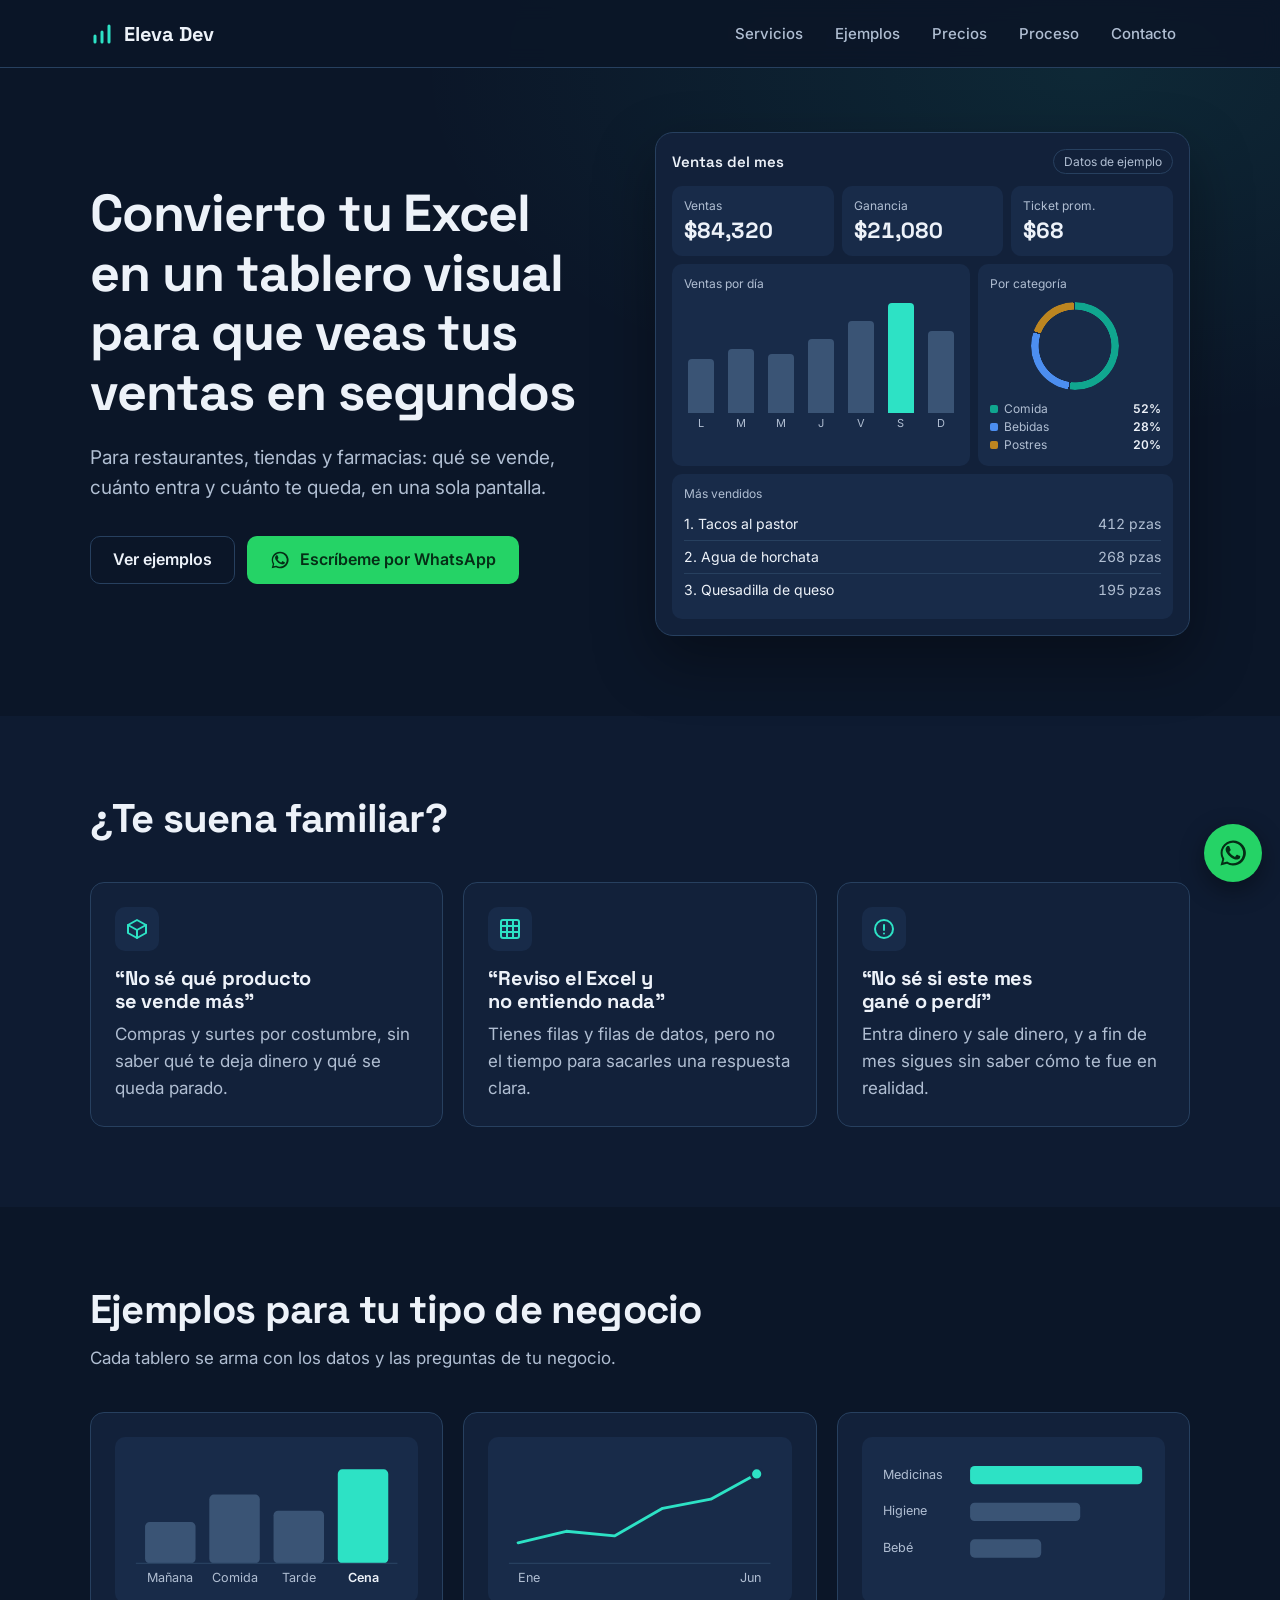
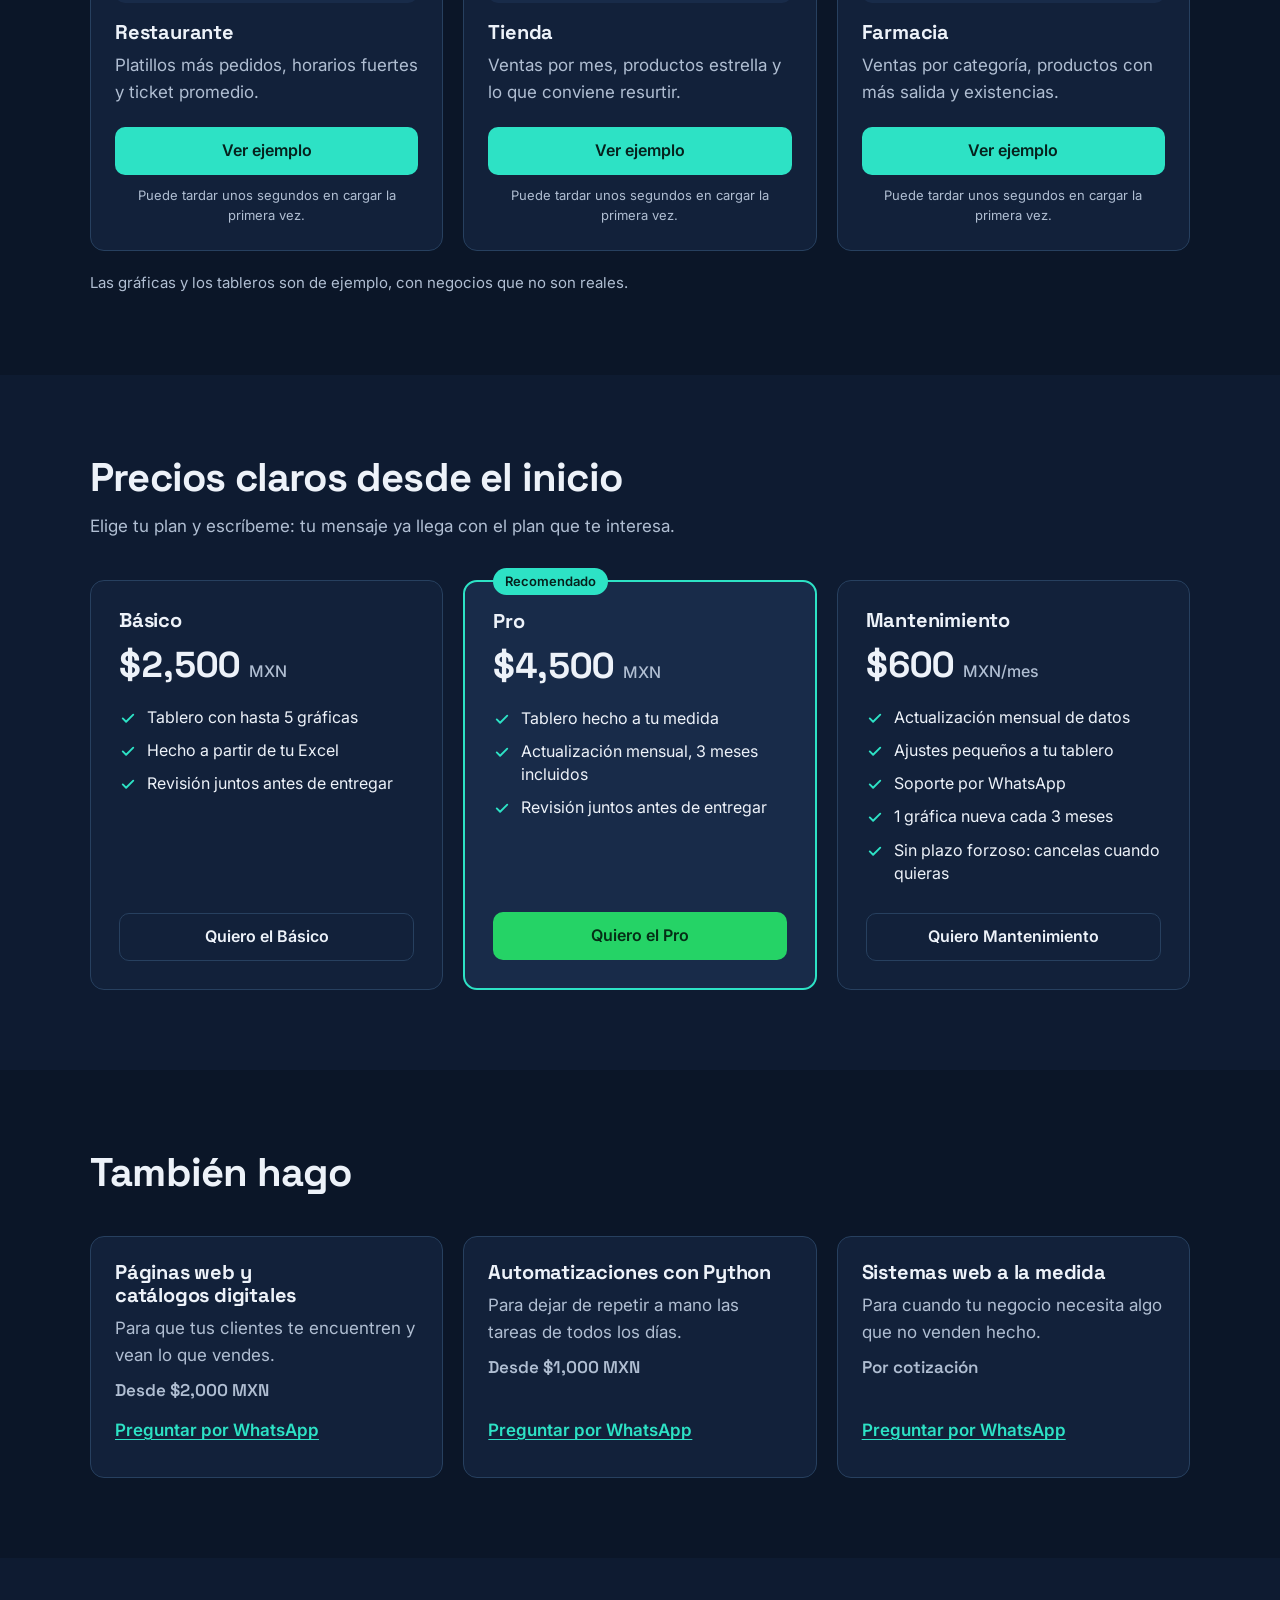
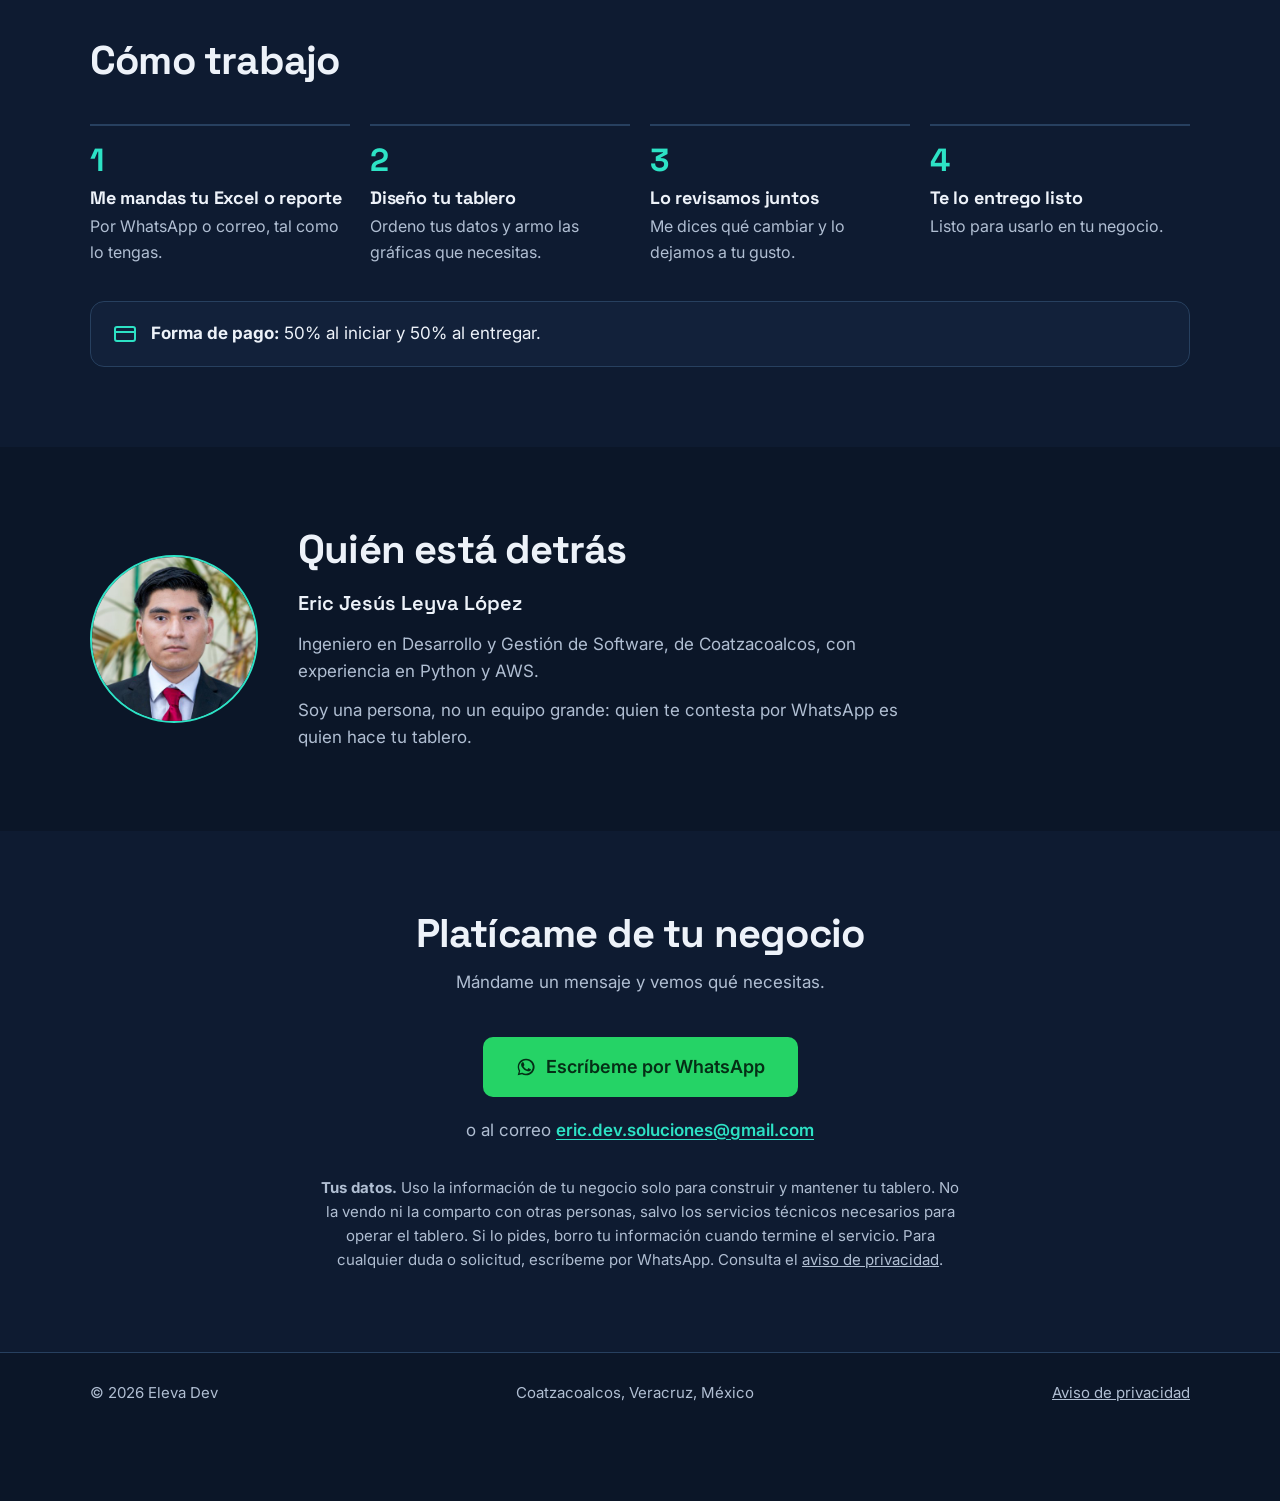
<file: index.html>
<!DOCTYPE html>
<html lang="es-MX">
<head>
  <meta charset="UTF-8">
  <meta name="viewport" content="width=device-width, initial-scale=1">

  <!-- =====================================================================
       SEO Y VISTA PREVIA AL COMPARTIR (WhatsApp y Facebook)
       Qué puedes modificar: el texto de title, description y og:*.
       Nota: estas etiquetas no se leen desde CONFIG, porque WhatsApp y
       Facebook no ejecutan JavaScript. Si cambias el nombre del estudio,
       cámbialo también aquí.
       ===================================================================== -->
  <title>Eleva Dev | Dashboards de ventas para negocios en Coatzacoalcos</title>
  <meta name="description" content="Convierto tu Excel en un tablero visual para que veas tus ventas en segundos. Dashboards para restaurantes, tiendas y farmacias en Coatzacoalcos, Veracruz.">
  <meta name="author" content="Eric Jesús Leyva López">
  <meta name="theme-color" content="#0B1628">
  <meta property="og:type" content="website">
  <meta property="og:locale" content="es_MX">
  <meta property="og:site_name" content="Eleva Dev">
  <!-- og:url y og:image deben ser direcciones completas. Si tu usuario de GitHub
       no es ericsitodes, cambia ericsitodes.github.io en las dos líneas. -->
  <meta property="og:url" content="https://ericsitodes.github.io/">
  <meta property="og:title" content="Eleva Dev | Dashboards de ventas para negocios en Coatzacoalcos">
  <meta property="og:description" content="Convierto tu Excel en un tablero visual. Dashboards para restaurantes, tiendas y farmacias en Coatzacoalcos, con precios claros desde el inicio.">

  <meta property="og:image" content="https://ericsitodes.github.io/assets/og-image.png">
  <meta property="og:image:type" content="image/png">
  <meta property="og:image:width" content="1200">
  <meta property="og:image:height" content="630">
  <meta property="og:image:alt" content="Eleva Dev: dashboards de ventas para negocios en Coatzacoalcos">

  <!-- Ícono de la pestaña, dibujado aquí mismo para no depender de otro archivo -->
  <link rel="icon" href="data:image/svg+xml,%3Csvg xmlns='http://www.w3.org/2000/svg' viewBox='0 0 32 32'%3E%3Crect width='32' height='32' rx='8' fill='%230B1628'/%3E%3Cpath d='M8 23V16M16 23V11M24 23V7' stroke='%232DE2C5' stroke-width='4' stroke-linecap='round'/%3E%3C/svg%3E">

  <!-- Tipografías: Space Grotesk para títulos e Inter para el texto -->
  <link rel="preconnect" href="https://fonts.googleapis.com">
  <link rel="preconnect" href="https://fonts.gstatic.com" crossorigin>
  <link href="https://fonts.googleapis.com/css2?family=Inter:wght@400;500;600&family=Space+Grotesk:wght@500;600;700&display=swap" rel="stylesheet">

  <!-- Avisa al CSS que hay JavaScript. Sin él, todo se muestra sin animación. -->
  <script>document.documentElement.classList.add('js');</script>

  <!-- Estilos: colores, tipografía y diseño de toda la página -->
  <link rel="stylesheet" href="css/styles.css">
</head>

<body>
  <a class="skip-link" href="#contenido">Saltar al contenido</a>

  <!-- =====================================================================
       1. MENÚ SUPERIOR
       Qué puedes modificar: el texto de los enlaces. Cada href debe coincidir
       con el id de la sección a la que lleva.
       ===================================================================== -->
  <header class="site-header">
    <div class="container">
      <a class="logo" href="#inicio">
        <svg viewBox="0 0 24 24" fill="none" stroke="currentColor" stroke-width="3" stroke-linecap="round" aria-hidden="true"><path d="M5 20v-6M12 20V10M19 20V4"/></svg>
        <span data-config="estudio">Eleva Dev</span>
      </a>

      <button class="menu-toggle" type="button" aria-label="Abrir menú" aria-expanded="false" aria-controls="menu-principal">
        <svg class="icon-open" viewBox="0 0 24 24" fill="none" stroke="currentColor" stroke-width="2" stroke-linecap="round" aria-hidden="true"><path d="M3 6h18M3 12h18M3 18h18"/></svg>
        <svg class="icon-close" viewBox="0 0 24 24" fill="none" stroke="currentColor" stroke-width="2" stroke-linecap="round" aria-hidden="true"><path d="M5 5l14 14M19 5L5 19"/></svg>
      </button>

      <nav class="site-nav" id="menu-principal" aria-label="Menú principal">
        <ul class="nav-list">
          <li><a href="#servicios">Servicios</a></li>
          <li><a href="#ejemplos">Ejemplos</a></li>
          <li><a href="#precios">Precios</a></li>
          <li><a href="#proceso">Proceso</a></li>
          <li><a href="#contacto">Contacto</a></li>
        </ul>
      </nav>
    </div>
  </header>

  <main id="contenido">

    <!-- ===================================================================
         2. HERO (primera pantalla)
         Qué puedes modificar: la frase, el subtítulo y los datos de la
         maqueta. Para cambiar una barra, edita --h (su altura en %).
         =================================================================== -->
    <section class="hero" id="inicio">
      <div class="container hero-grid">
        <div>
          <h1>Convierto tu Excel en un tablero visual para que veas tus ventas en segundos</h1>
          <p class="hero-lead">Para restaurantes, tiendas y farmacias: qué se vende, cuánto entra y cuánto te queda, en una sola pantalla.</p>
          <div class="hero-actions">
            <a class="btn btn--ghost" href="#ejemplos">Ver ejemplos</a>
            <a class="btn btn--whatsapp" href="#contacto" data-whatsapp>
              <svg viewBox="0 0 24 24" fill="currentColor" aria-hidden="true"><use href="#icon-whatsapp"/></svg>
              Escríbeme por WhatsApp
            </a>
          </div>
        </div>

        <div class="mock reveal" role="img" aria-label="Ejemplo de tablero de ventas de un restaurante que no es real: ventas del mes de 84,320 pesos, ganancia de 21,080 pesos y ticket promedio de 68 pesos. El sábado es el día con más ventas y los tacos al pastor son el producto más vendido.">
          <div class="mock-top">
            <span class="mock-title">Ventas del mes</span>
            <span class="mock-tag">Datos de ejemplo</span>
          </div>

          <div class="kpis">
            <div class="kpi"><div class="kpi-label">Ventas</div><div class="kpi-value">$84,320</div></div>
            <div class="kpi"><div class="kpi-label">Ganancia</div><div class="kpi-value">$21,080</div></div>
            <div class="kpi"><div class="kpi-label">Ticket prom.</div><div class="kpi-value">$68</div></div>
          </div>

          <div class="panels">
            <div class="panel panel--bars">
              <div class="panel-title">Ventas por día</div>
              <div class="bars">
                <div class="bar-col"><div class="bar" style="--h:42%"></div><span>L</span></div>
                <div class="bar-col"><div class="bar" style="--h:50%"></div><span>M</span></div>
                <div class="bar-col"><div class="bar" style="--h:46%"></div><span>M</span></div>
                <div class="bar-col"><div class="bar" style="--h:58%"></div><span>J</span></div>
                <div class="bar-col"><div class="bar" style="--h:72%"></div><span>V</span></div>
                <div class="bar-col"><div class="bar bar--top" style="--h:86%"></div><span>S</span></div>
                <div class="bar-col"><div class="bar" style="--h:64%"></div><span>D</span></div>
              </div>
            </div>

            <div class="panel panel--donut">
              <div class="panel-title">Por categoría</div>
              <div class="donut-wrap">
                <div class="donut"></div>
                <ul class="legend">
                  <li><i class="dot dot--1"></i>Comida<b>52%</b></li>
                  <li><i class="dot dot--2"></i>Bebidas<b>28%</b></li>
                  <li><i class="dot dot--3"></i>Postres<b>20%</b></li>
                </ul>
              </div>
            </div>

            <div class="panel panel--list">
              <div class="panel-title">Más vendidos</div>
              <ol class="top-list">
                <li><span>1. Tacos al pastor</span><span>412 pzas</span></li>
                <li><span>2. Agua de horchata</span><span>268 pzas</span></li>
                <li><span>3. Quesadilla de queso</span><span>195 pzas</span></li>
              </ol>
            </div>
          </div>
        </div>
      </div>
    </section>

    <!-- ===================================================================
         3. EL PROBLEMA
         Qué puedes modificar: el título y el texto de cada tarjeta.
         =================================================================== -->
    <section class="section section--alt" aria-labelledby="titulo-problema">
      <div class="container">
        <div class="section-head reveal">
          <h2 id="titulo-problema">¿Te suena familiar?</h2>
        </div>
        <div class="grid-3">
          <article class="card reveal">
            <svg class="problem-icon" viewBox="0 0 24 24" fill="none" stroke="currentColor" stroke-width="2" stroke-linecap="round" stroke-linejoin="round" aria-hidden="true"><path d="M21 8l-9-5-9 5v8l9 5 9-5V8z"/><path d="M3 8l9 5 9-5M12 13v8"/></svg>
            <h3>“No sé qué producto se vende más”</h3>
            <p>Compras y surtes por costumbre, sin saber qué te deja dinero y qué se queda parado.</p>
          </article>
          <article class="card reveal">
            <svg class="problem-icon" viewBox="0 0 24 24" fill="none" stroke="currentColor" stroke-width="2" stroke-linecap="round" stroke-linejoin="round" aria-hidden="true"><rect x="3" y="3" width="18" height="18" rx="2"/><path d="M3 9h18M3 15h18M9 3v18M15 3v18"/></svg>
            <h3>“Reviso el Excel y no entiendo nada”</h3>
            <p>Tienes filas y filas de datos, pero no el tiempo para sacarles una respuesta clara.</p>
          </article>
          <article class="card reveal">
            <svg class="problem-icon" viewBox="0 0 24 24" fill="none" stroke="currentColor" stroke-width="2" stroke-linecap="round" stroke-linejoin="round" aria-hidden="true"><circle cx="12" cy="12" r="9"/><path d="M12 8v5M12 16.5v.01"/></svg>
            <h3>“No sé si este mes gané o perdí”</h3>
            <p>Entra dinero y sale dinero, y a fin de mes sigues sin saber cómo te fue en realidad.</p>
          </article>
        </div>
      </div>
    </section>

    <!-- ===================================================================
         4. EJEMPLOS (portafolio)
         Qué puedes modificar: el texto y el link de cada demo.
         En cada botón "Ver ejemplo" cambia href="#" por el link de Streamlit.
         =================================================================== -->
    <section class="section" id="ejemplos" aria-labelledby="titulo-ejemplos">
      <div class="container">
        <div class="section-head reveal">
          <h2 id="titulo-ejemplos">Ejemplos para tu tipo de negocio</h2>
          <p>Cada tablero se arma con los datos y las preguntas de tu negocio.</p>
        </div>

        <div class="grid-3">
          <article class="card demo-card reveal">
            <div class="demo-chart">
              <svg viewBox="0 0 240 120" role="img" aria-labelledby="demo-r">
                <title id="demo-r">Gráfica ilustrativa de barras: ventas por horario, con la cena como el horario más fuerte.</title>
                <rect class="v-bar fill-muted" x="14" y="62" width="44" height="36" rx="4"/>
                <rect class="v-bar fill-muted" x="70" y="38" width="44" height="60" rx="4"/>
                <rect class="v-bar fill-muted" x="126" y="52" width="44" height="46" rx="4"/>
                <rect class="v-bar fill-accent" x="182" y="16" width="44" height="82" rx="4"/>
                <line class="baseline" x1="6" y1="98" x2="234" y2="98"/>
                <text x="36" y="114" text-anchor="middle">Mañana</text>
                <text x="92" y="114" text-anchor="middle">Comida</text>
                <text x="148" y="114" text-anchor="middle">Tarde</text>
                <text class="label-strong" x="204" y="114" text-anchor="middle">Cena</text>
              </svg>
            </div>
            <h3>Restaurante</h3>
            <p>Platillos más pedidos, horarios fuertes y ticket promedio.</p>
            <!-- Link de Streamlit del restaurante -->
            <a class="btn btn--primary" href="https://palapa-demo.streamlit.app/" target="_blank" rel="noopener" aria-label="Ver ejemplo del tablero para restaurante">Ver ejemplo</a>
            <p class="demo-note">Puede tardar unos segundos en cargar la primera vez.</p>
          </article>

          <article class="card demo-card reveal">
            <div class="demo-chart">
              <svg viewBox="0 0 240 120" role="img" aria-labelledby="demo-t">
                <title id="demo-t">Gráfica ilustrativa de línea: ventas de la tienda subiendo a lo largo de seis meses.</title>
                <line class="baseline" x1="6" y1="98" x2="234" y2="98"/>
                <path class="line" pathLength="1" d="M14 80 L56 70 L98 74 L140 50 L182 42 L222 20"/>
                <circle class="point" cx="222" cy="20" r="5"/>
                <text x="14" y="114">Ene</text>
                <text x="226" y="114" text-anchor="end">Jun</text>
              </svg>
            </div>
            <h3>Tienda</h3>
            <p>Ventas por mes, productos estrella y lo que conviene resurtir.</p>
            <a class="btn btn--primary" href="https://demo-tienda.streamlit.app/" target="_blank" rel="noopener" aria-label="Ver ejemplo del tablero para tienda">Ver ejemplo</a>
            <p class="demo-note">Puede tardar unos segundos en cargar la primera vez.</p>
          </article>

          <article class="card demo-card reveal">
            <div class="demo-chart">
              <svg viewBox="0 0 240 120" role="img" aria-labelledby="demo-f">
                <title id="demo-f">Gráfica ilustrativa de barras horizontales: ventas por categoría de farmacia, encabezadas por medicamentos.</title>
                <text x="6" y="24">Medicinas</text>
                <rect class="h-bar fill-accent" x="82" y="13" width="150" height="16" rx="4"/>
                <text x="6" y="56">Higiene</text>
                <rect class="h-bar fill-muted" x="82" y="45" width="96" height="16" rx="4"/>
                <text x="6" y="88">Bebé</text>
                <rect class="h-bar fill-muted" x="82" y="77" width="62" height="16" rx="4"/>
              </svg>
            </div>
            <h3>Farmacia</h3>
            <p>Ventas por categoría, productos con más salida y existencias.</p>
            <a class="btn btn--primary" href="https://demo-farmacia.streamlit.app/" target="_blank" rel="noopener" aria-label="Ver ejemplo del tablero para farmacia">Ver ejemplo</a>
            <p class="demo-note">Puede tardar unos segundos en cargar la primera vez.</p>
          </article>
        </div>
        <p class="note reveal">Las gráficas y los tableros son de ejemplo, con negocios que no son reales.</p>
      </div>
    </section>

    <!-- ===================================================================
         5. PRECIOS DEL SERVICIO ESTRELLA
         Qué puedes modificar: precios y listas de lo que incluye cada plan.
         data-mensaje es el texto que llega prellenado a tu WhatsApp.
         =================================================================== -->
    <section class="section section--alt" id="precios" aria-labelledby="titulo-precios">
      <div class="container">
        <div class="section-head reveal">
          <h2 id="titulo-precios">Precios claros desde el inicio</h2>
          <p>Elige tu plan y escríbeme: tu mensaje ya llega con el plan que te interesa.</p>
        </div>

        <div class="pricing">
          <article class="card plan reveal">
            <h3>Básico</h3>
            <div class="plan-price">$2,500 <small>MXN</small></div>
            <ul class="plan-list">
              <li><svg viewBox="0 0 24 24" fill="none" stroke="currentColor" stroke-width="2.5" stroke-linecap="round" stroke-linejoin="round" aria-hidden="true"><use href="#icon-check"/></svg>Tablero con hasta 5 gráficas</li>
              <li><svg viewBox="0 0 24 24" fill="none" stroke="currentColor" stroke-width="2.5" stroke-linecap="round" stroke-linejoin="round" aria-hidden="true"><use href="#icon-check"/></svg>Hecho a partir de tu Excel</li>
              <li><svg viewBox="0 0 24 24" fill="none" stroke="currentColor" stroke-width="2.5" stroke-linecap="round" stroke-linejoin="round" aria-hidden="true"><use href="#icon-check"/></svg>Revisión juntos antes de entregar</li>
            </ul>
            <a class="btn btn--ghost" href="#contacto" data-whatsapp data-mensaje="Hola, me interesa el plan Básico de $2,500 MXN para un tablero con mi Excel.">Quiero el Básico</a>
          </article>

          <article class="card plan plan--featured reveal">
            <span class="plan-badge">Recomendado</span>
            <h3>Pro</h3>
            <div class="plan-price">$4,500 <small>MXN</small></div>
            <ul class="plan-list">
              <li><svg viewBox="0 0 24 24" fill="none" stroke="currentColor" stroke-width="2.5" stroke-linecap="round" stroke-linejoin="round" aria-hidden="true"><use href="#icon-check"/></svg>Tablero hecho a tu medida</li>
              <li><svg viewBox="0 0 24 24" fill="none" stroke="currentColor" stroke-width="2.5" stroke-linecap="round" stroke-linejoin="round" aria-hidden="true"><use href="#icon-check"/></svg>Actualización mensual, 3 meses incluidos</li>
              <li><svg viewBox="0 0 24 24" fill="none" stroke="currentColor" stroke-width="2.5" stroke-linecap="round" stroke-linejoin="round" aria-hidden="true"><use href="#icon-check"/></svg>Revisión juntos antes de entregar</li>
            </ul>
            <a class="btn btn--whatsapp" href="#contacto" data-whatsapp data-mensaje="Hola, me interesa el plan Pro de $4,500 MXN para un tablero a mi medida con 3 meses de actualización mensual incluidos.">Quiero el Pro</a>
          </article>

          <article class="card plan reveal">
            <h3>Mantenimiento</h3>
            <div class="plan-price">$600 <small>MXN/mes</small></div>
            <ul class="plan-list">
              <li><svg viewBox="0 0 24 24" fill="none" stroke="currentColor" stroke-width="2.5" stroke-linecap="round" stroke-linejoin="round" aria-hidden="true"><use href="#icon-check"/></svg>Actualización mensual de datos</li>
              <li><svg viewBox="0 0 24 24" fill="none" stroke="currentColor" stroke-width="2.5" stroke-linecap="round" stroke-linejoin="round" aria-hidden="true"><use href="#icon-check"/></svg>Ajustes pequeños a tu tablero</li>
              <li><svg viewBox="0 0 24 24" fill="none" stroke="currentColor" stroke-width="2.5" stroke-linecap="round" stroke-linejoin="round" aria-hidden="true"><use href="#icon-check"/></svg>Soporte por WhatsApp</li>
              <li><svg viewBox="0 0 24 24" fill="none" stroke="currentColor" stroke-width="2.5" stroke-linecap="round" stroke-linejoin="round" aria-hidden="true"><use href="#icon-check"/></svg>1 gráfica nueva cada 3 meses</li>
              <li><svg viewBox="0 0 24 24" fill="none" stroke="currentColor" stroke-width="2.5" stroke-linecap="round" stroke-linejoin="round" aria-hidden="true"><use href="#icon-check"/></svg>Sin plazo forzoso: cancelas cuando quieras</li>
            </ul>
            <a class="btn btn--ghost" href="#contacto" data-whatsapp data-mensaje="Hola, me interesa el plan de Mantenimiento de $600 MXN al mes para mi tablero.">Quiero Mantenimiento</a>
          </article>
        </div>
      </div>
    </section>

    <!-- ===================================================================
         6. OTROS SERVICIOS ("También hago")
         Qué puedes modificar: nombre, descripción y precio de cada servicio.
         =================================================================== -->
    <section class="section" id="servicios" aria-labelledby="titulo-servicios">
      <div class="container">
        <div class="section-head reveal">
          <h2 id="titulo-servicios">También hago</h2>
        </div>
        <div class="grid-3">
          <article class="card service reveal">
            <h3>Páginas web y catálogos digitales</h3>
            <p>Para que tus clientes te encuentren y vean lo que vendes.</p>
            <p class="service-price">Desde $2,000 MXN</p>
            <a class="text-link" href="#contacto" data-whatsapp data-mensaje="Hola, me interesa una página web o catálogo digital para mi negocio.">Preguntar por WhatsApp</a>
          </article>
          <article class="card service reveal">
            <h3>Automatizaciones con Python</h3>
            <p>Para dejar de repetir a mano las tareas de todos los días.</p>
            <p class="service-price">Desde $1,000 MXN</p>
            <a class="text-link" href="#contacto" data-whatsapp data-mensaje="Hola, me interesa automatizar una tarea de mi negocio con Python.">Preguntar por WhatsApp</a>
          </article>
          <article class="card service reveal">
            <h3>Sistemas web a la medida</h3>
            <p>Para cuando tu negocio necesita algo que no venden hecho.</p>
            <p class="service-price">Por cotización</p>
            <a class="text-link" href="#contacto" data-whatsapp data-mensaje="Hola, quiero cotizar un sistema web a la medida para mi negocio.">Preguntar por WhatsApp</a>
          </article>
        </div>
      </div>
    </section>

    <!-- ===================================================================
         7. CÓMO TRABAJO
         Qué puedes modificar: el texto de los pasos y la forma de pago.
         Los números se generan solos con CSS.
         =================================================================== -->
    <section class="section section--alt" id="proceso" aria-labelledby="titulo-proceso">
      <div class="container">
        <div class="section-head reveal">
          <h2 id="titulo-proceso">Cómo trabajo</h2>
        </div>
        <ol class="steps">
          <li class="step reveal">
            <h3>Me mandas tu Excel o reporte</h3>
            <p>Por WhatsApp o correo, tal como lo tengas.</p>
          </li>
          <li class="step reveal">
            <h3>Diseño tu tablero</h3>
            <p>Ordeno tus datos y armo las gráficas que necesitas.</p>
          </li>
          <li class="step reveal">
            <h3>Lo revisamos juntos</h3>
            <p>Me dices qué cambiar y lo dejamos a tu gusto.</p>
          </li>
          <li class="step reveal">
            <h3>Te lo entrego listo</h3>
            <p>Listo para usarlo en tu negocio.</p>
          </li>
        </ol>
        <p class="payment reveal">
          <svg viewBox="0 0 24 24" fill="none" stroke="currentColor" stroke-width="2" stroke-linecap="round" stroke-linejoin="round" aria-hidden="true"><rect x="2" y="5" width="20" height="14" rx="2"/><path d="M2 10h20"/></svg>
          <span><strong>Forma de pago:</strong> 50% al iniciar y 50% al entregar.</span>
        </p>
      </div>
    </section>

    <!-- ===================================================================
         8. QUIÉN ESTÁ DETRÁS
         Para cambiar tu foto: reemplaza assets/foto.jpg por otra imagen
         cuadrada con el mismo nombre.
         =================================================================== -->
    <section class="section" aria-labelledby="titulo-quien">
      <div class="container">
        <div class="about reveal">
          <img class="avatar" src="assets/foto.jpg" alt="Foto de Eric Jesús Leyva López" width="400" height="400" loading="lazy">
          <div>
            <h2 id="titulo-quien">Quién está detrás</h2>
            <p class="about-name" data-config="responsable">Eric Jesús Leyva López</p>
            <p>Ingeniero en Desarrollo y Gestión de Software, de Coatzacoalcos, con experiencia en Python y AWS.</p>
            <p>Soy una persona, no un equipo grande: quien te contesta por WhatsApp es quien hace tu tablero.</p>
          </div>
        </div>
      </div>
    </section>

    <!-- ===================================================================
         9. CONTACTO
         El botón y el correo se generan desde CONFIG (en js/main.js).
         =================================================================== -->
    <section class="section section--alt contact" id="contacto" aria-labelledby="titulo-contacto">
      <div class="container reveal">
        <div class="section-head">
          <h2 id="titulo-contacto">Platícame de tu negocio</h2>
          <p>Mándame un mensaje y vemos qué necesitas.</p>
        </div>
        <a class="btn btn--whatsapp btn--large" href="#contacto" data-whatsapp>
          <svg viewBox="0 0 24 24" fill="currentColor" aria-hidden="true"><use href="#icon-whatsapp"/></svg>
          Escríbeme por WhatsApp
        </a>
        <p class="contact-mail">o al correo <a href="#contacto" data-correo></a></p>
        <p class="note" id="datos"><strong>Tus datos.</strong> Uso la información de tu negocio solo para construir y mantener tu tablero. No la vendo ni la comparto con otras personas, salvo los servicios técnicos necesarios para operar el tablero. Si lo pides, borro tu información cuando termine el servicio. Para cualquier duda o solicitud, escríbeme por WhatsApp. Consulta el <a href="privacidad.html">aviso de privacidad</a>.</p>
      </div>
    </section>
  </main>

  <!-- =====================================================================
       10. PIE DE PÁGINA
       El nombre y el año se llenan solos con JavaScript.
       ===================================================================== -->
  <footer class="site-footer">
    <div class="container">
      <span>&copy; <span id="anio">2026</span> <span data-config="estudio">Eleva Dev</span></span>
      <span data-config="ubicacion">Coatzacoalcos, Veracruz, México</span>
      <a href="privacidad.html">Aviso de privacidad</a>
    </div>
  </footer>

  <!-- Botón flotante de WhatsApp -->
  <a class="wa-float" href="#contacto" data-whatsapp aria-label="Escríbeme por WhatsApp">
    <svg viewBox="0 0 24 24" fill="currentColor" aria-hidden="true"><use href="#icon-whatsapp"/></svg>
  </a>

  <!-- Íconos que se repiten en la página. Se dibujan una vez y se reutilizan con <use>. -->
  <svg width="0" height="0" style="position:absolute" aria-hidden="true">
    <symbol id="icon-check" viewBox="0 0 24 24"><path d="M5 12.5l4.5 4.5L19 7.5"/></symbol>
    <symbol id="icon-whatsapp" viewBox="0 0 24 24"><path d="M17.5 14.4c-.3-.1-1.8-.9-2-1-.3-.1-.5-.1-.7.2-.2.3-.8 1-.9 1.2-.2.2-.3.2-.6.1-.3-.2-1.3-.5-2.4-1.5-.9-.8-1.5-1.8-1.7-2.1-.2-.3 0-.5.1-.6l.5-.5c.1-.2.2-.3.3-.5.1-.2 0-.4 0-.5-.1-.1-.7-1.7-.9-2.3-.3-.6-.5-.5-.7-.5h-.6c-.2 0-.5.1-.8.4-.3.3-1 1-1 2.4s1 2.8 1.2 3c.1.2 2 3.1 4.9 4.3.7.3 1.2.5 1.6.6.7.2 1.3.2 1.8.1.6-.1 1.8-.7 2-1.4.2-.7.2-1.3.2-1.4-.1-.2-.3-.3-.6-.4zM12 2a10 10 0 0 0-8.6 15L2 22l5.2-1.4A10 10 0 1 0 12 2zm0 18.2c-1.5 0-3-.4-4.3-1.2l-.3-.2-3.1.8.8-3-.2-.3A8.2 8.2 0 1 1 12 20.2z"/></symbol>
  </svg>

  <!-- Lógica: tus datos (CONFIG), enlaces, menú y animaciones -->
  <script src="js/main.js"></script>
</body>
</html>
</file>
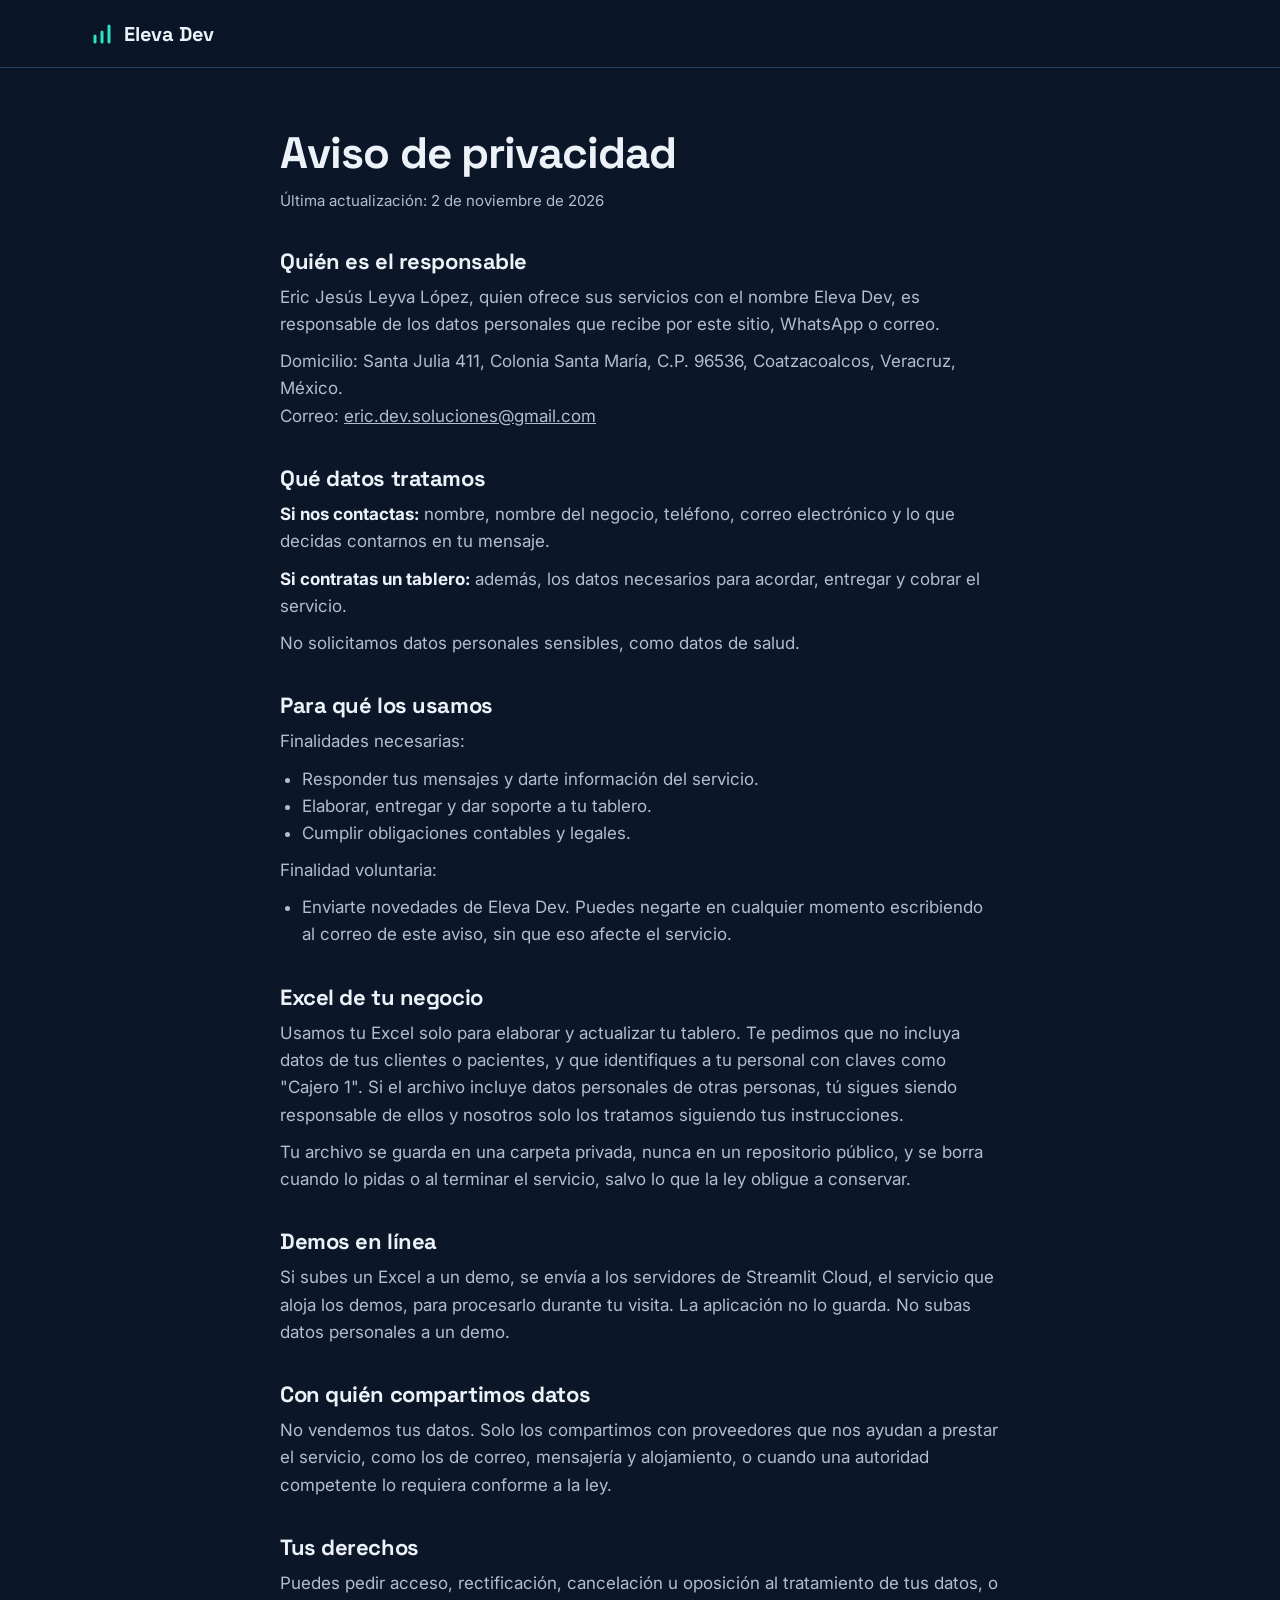
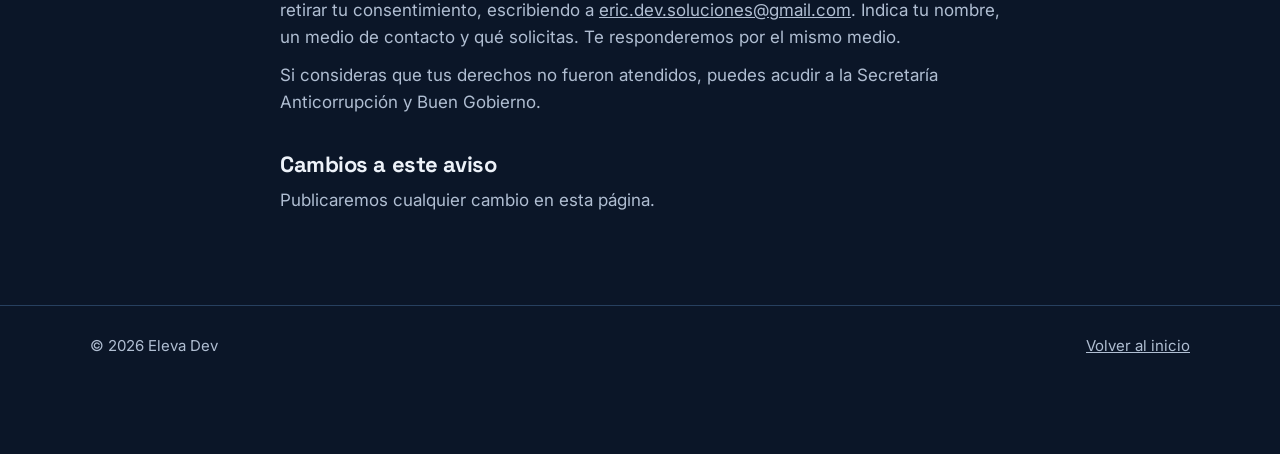
<file: privacidad.html>
<!DOCTYPE html>
<html lang="es-MX">
<head>
  <meta charset="UTF-8">
  <meta name="viewport" content="width=device-width, initial-scale=1">
  <title>Aviso de privacidad | Eleva Dev</title>
  <meta name="description" content="Aviso de privacidad de Eleva Dev: qué datos se tratan, para qué se usan y cómo ejercer tus derechos.">
  <meta name="theme-color" content="#0B1628">
  <link rel="icon" href="data:image/svg+xml,%3Csvg xmlns='http://www.w3.org/2000/svg' viewBox='0 0 32 32'%3E%3Crect width='32' height='32' rx='8' fill='%230B1628'/%3E%3Cpath d='M8 23V16M16 23V11M24 23V7' stroke='%232DE2C5' stroke-width='4' stroke-linecap='round'/%3E%3C/svg%3E">
  <link rel="preconnect" href="https://fonts.googleapis.com">
  <link rel="preconnect" href="https://fonts.gstatic.com" crossorigin>
  <link href="https://fonts.googleapis.com/css2?family=Inter:wght@400;500;600&family=Space+Grotesk:wght@500;600;700&display=swap" rel="stylesheet">
  <link rel="stylesheet" href="css/styles.css">
</head>
<body>
  <header class="site-header">
    <div class="container">
      <a class="logo" href="index.html">
        <svg viewBox="0 0 24 24" fill="none" stroke="currentColor" stroke-width="3" stroke-linecap="round" aria-hidden="true"><path d="M5 20v-6M12 20V10M19 20V4"/></svg>
        <span>Eleva Dev</span>
      </a>
    </div>
  </header>

  <main id="contenido">
    <section class="section">
      <div class="container legal">
        <h1>Aviso de privacidad</h1>
        <p class="legal-fecha">Última actualización: 2 de noviembre de 2026</p>

        <h2>Quién es el responsable</h2>
        <p>Eric Jesús Leyva López, quien ofrece sus servicios con el nombre Eleva Dev, es responsable de los datos personales que recibe por este sitio, WhatsApp o correo.</p>
        <p>Domicilio: Santa Julia 411, Colonia Santa María, C.P. 96536, Coatzacoalcos, Veracruz, México.<br>
        Correo: <a href="mailto:eric.dev.soluciones@gmail.com">eric.dev.soluciones@gmail.com</a></p>

        <h2>Qué datos tratamos</h2>
        <p><strong>Si nos contactas:</strong> nombre, nombre del negocio, teléfono, correo electrónico y lo que decidas contarnos en tu mensaje.</p>
        <p><strong>Si contratas un tablero:</strong> además, los datos necesarios para acordar, entregar y cobrar el servicio.</p>
        <p>No solicitamos datos personales sensibles, como datos de salud.</p>

        <h2>Para qué los usamos</h2>
        <p>Finalidades necesarias:</p>
        <ul>
          <li>Responder tus mensajes y darte información del servicio.</li>
          <li>Elaborar, entregar y dar soporte a tu tablero.</li>
          <li>Cumplir obligaciones contables y legales.</li>
        </ul>
        <p>Finalidad voluntaria:</p>
        <ul>
          <li>Enviarte novedades de Eleva Dev. Puedes negarte en cualquier momento escribiendo al correo de este aviso, sin que eso afecte el servicio.</li>
        </ul>

        <h2>Excel de tu negocio</h2>
        <p>Usamos tu Excel solo para elaborar y actualizar tu tablero. Te pedimos que no incluya datos de tus clientes o pacientes, y que identifiques a tu personal con claves como "Cajero 1". Si el archivo incluye datos personales de otras personas, tú sigues siendo responsable de ellos y nosotros solo los tratamos siguiendo tus instrucciones.</p>
        <p>Tu archivo se guarda en una carpeta privada, nunca en un repositorio público, y se borra cuando lo pidas o al terminar el servicio, salvo lo que la ley obligue a conservar.</p>

        <h2>Demos en línea</h2>
        <p>Si subes un Excel a un demo, se envía a los servidores de Streamlit Cloud, el servicio que aloja los demos, para procesarlo durante tu visita. La aplicación no lo guarda. No subas datos personales a un demo.</p>

        <h2>Con quién compartimos datos</h2>
        <p>No vendemos tus datos. Solo los compartimos con proveedores que nos ayudan a prestar el servicio, como los de correo, mensajería y alojamiento, o cuando una autoridad competente lo requiera conforme a la ley.</p>

        <h2>Tus derechos</h2>
        <p>Puedes pedir acceso, rectificación, cancelación u oposición al tratamiento de tus datos, o retirar tu consentimiento, escribiendo a <a href="mailto:eric.dev.soluciones@gmail.com">eric.dev.soluciones@gmail.com</a>. Indica tu nombre, un medio de contacto y qué solicitas. Te responderemos por el mismo medio.</p>
        <p>Si consideras que tus derechos no fueron atendidos, puedes acudir a la Secretaría Anticorrupción y Buen Gobierno.</p>

        <h2>Cambios a este aviso</h2>
        <p>Publicaremos cualquier cambio en esta página.</p>
      </div>
    </section>
  </main>

  <footer class="site-footer">
    <div class="container">
      <span>&copy; 2026 Eleva Dev</span>
      <a href="index.html">Volver al inicio</a>
    </div>
  </footer>
</body>
</html>
</file>
<file: css/styles.css>
/* =================================================================
   COLORES Y MEDIDAS
   Qué puedes modificar: cambia un valor aquí y se actualiza en toda
   la página. --accent es el color de botones y datos.
   ================================================================= */
:root {
  --bg: #0B1628;
  --bg-alt: #0E1B31;
  --surface: #12213A;
  --surface-raised: #182B49;
  --border: #27405F;
  --text: #EDF2F9;
  --text-muted: #B0BED2;
  --accent: #2DE2C5;
  --accent-hover: #6BEDD8;
  --on-accent: #06211D;
  --whatsapp: #25D366;
  --whatsapp-hover: #4CE083;
  --on-whatsapp: #052E16;
  /* Colores de las gráficas, comprobados contra daltonismo */
  --chart-1: #10A68F;
  --chart-2: #4C8EF0;
  --chart-3: #BC8520;
  --chart-muted: #3A5475;
  --font-title: 'Space Grotesk', 'Segoe UI', system-ui, sans-serif;
  --font-body: 'Inter', 'Segoe UI', system-ui, sans-serif;
  --radius: 14px;
  --radius-small: 8px;
  --header-height: 68px;
}

/* ================= BASE ================= */
*, *::before, *::after { box-sizing: border-box; }
html { scroll-behavior: smooth; scroll-padding-top: calc(var(--header-height) + 12px); -webkit-text-size-adjust: 100%; }
body {
  margin: 0;
  background: var(--bg);
  color: var(--text);
  font-family: var(--font-body);
  font-size: 1.0625rem;
  line-height: 1.6;
  -webkit-font-smoothing: antialiased;
}
h1, h2, h3 { font-family: var(--font-title); line-height: 1.15; margin: 0; letter-spacing: -0.02em; text-wrap: balance; overflow-wrap: break-word; }
h3 { letter-spacing: -0.01em; }
p { margin: 0; }
ul, ol { margin: 0; padding: 0; list-style: none; }
a { color: inherit; }
svg { display: block; }
:focus-visible { outline: 3px solid var(--accent); outline-offset: 3px; border-radius: 4px; }

.container { width: 100%; max-width: 1140px; margin-inline: auto; padding-inline: 20px; }
.section { padding-block: 80px; }
.section--alt { background: var(--bg-alt); }
.section-head { max-width: 640px; margin-bottom: 40px; }
.section-head h2 { font-size: clamp(1.75rem, 1.3rem + 2vw, 2.5rem); }
.section-head p { color: var(--text-muted); margin-top: 12px; }

.skip-link { position: absolute; left: 12px; top: -60px; z-index: 100; background: var(--accent); color: var(--on-accent); padding: 8px 14px; border-radius: var(--radius-small); font-weight: 600; }
.skip-link:focus { top: 12px; }

.card { background: var(--surface); border: 1px solid var(--border); border-radius: var(--radius); padding: 24px; min-width: 0; }
.grid-3 { display: grid; grid-template-columns: repeat(3, minmax(0, 1fr)); gap: 20px; }

/* ================= BOTONES ================= */
.btn {
  display: inline-flex; align-items: center; justify-content: center; gap: 10px;
  min-height: 48px; padding: 12px 22px;
  border: 1px solid transparent; border-radius: 10px;
  font-family: var(--font-body); font-size: 1rem; font-weight: 600; line-height: 1.2;
  text-align: center; text-decoration: none; cursor: pointer;
  transition: background-color .18s ease, border-color .18s ease, transform .18s ease;
}
.btn:hover { transform: translateY(-1px); }
.btn svg { width: 20px; height: 20px; flex: none; }
.btn--whatsapp { background: var(--whatsapp); color: var(--on-whatsapp); }
.btn--whatsapp:hover { background: var(--whatsapp-hover); }
.btn--primary { background: var(--accent); color: var(--on-accent); }
.btn--primary:hover { background: var(--accent-hover); }
.btn--ghost { background: transparent; border-color: var(--border); color: var(--text); }
.btn--ghost:hover { border-color: var(--accent); }
.btn--large { font-size: 1.125rem; min-height: 60px; padding: 16px 32px; }
.btn--disabled { background: var(--surface-raised); border-color: var(--border); color: var(--text-muted); cursor: not-allowed; }
.btn--disabled:hover { transform: none; }

.text-link { display: inline-flex; align-items: center; min-height: 44px; color: var(--accent); font-weight: 600; text-underline-offset: 3px; }
.text-link:hover { color: var(--accent-hover); }

/* ================= 1. MENÚ SUPERIOR ================= */
.site-header {
  position: fixed; inset: 0 0 auto 0; z-index: 50; height: var(--header-height);
  background: rgba(11, 22, 40, .92); border-bottom: 1px solid var(--border);
  -webkit-backdrop-filter: blur(10px); backdrop-filter: blur(10px);
}
.site-header .container { height: 100%; display: flex; align-items: center; justify-content: space-between; gap: 16px; }
.logo { display: inline-flex; align-items: center; gap: 10px; font-family: var(--font-title); font-weight: 700; font-size: 1.25rem; text-decoration: none; letter-spacing: -0.01em; }
.logo svg { width: 24px; height: 24px; color: var(--accent); }
.nav-list { display: flex; gap: 4px; }
.nav-list a { display: block; padding: 8px 14px; border-radius: var(--radius-small); color: var(--text-muted); font-size: .9375rem; font-weight: 500; text-decoration: none; transition: color .18s ease; }
.nav-list a:hover { color: var(--accent); }
.menu-toggle { display: none; width: 44px; height: 44px; padding: 10px; background: none; border: 1px solid var(--border); border-radius: var(--radius-small); color: var(--text); cursor: pointer; }
.menu-toggle svg { width: 22px; height: 22px; }
.menu-toggle .icon-close { display: none; }
.menu-toggle[aria-expanded="true"] .icon-open { display: none; }
.menu-toggle[aria-expanded="true"] .icon-close { display: block; }

/* ================= 2. HERO ================= */
.hero { padding-block: calc(var(--header-height) + 64px) 80px; background: radial-gradient(60rem 32rem at 85% 10%, rgba(45, 226, 197, .09), transparent 70%); }
.hero-grid { display: grid; grid-template-columns: minmax(0, 1fr) minmax(0, 1.05fr); gap: 56px; align-items: center; }
.hero h1 { font-size: clamp(2rem, 1.35rem + 3vw, 3.25rem); }
.hero-lead { color: var(--text-muted); font-size: 1.1875rem; margin-top: 20px; max-width: 34em; }
.hero-actions { display: flex; flex-wrap: wrap; gap: 12px; margin-top: 32px; }

/* Maqueta del tablero: todo es HTML y CSS, sin imágenes */
.mock { background: var(--surface); border: 1px solid var(--border); border-radius: 18px; padding: 16px; box-shadow: 0 24px 60px rgba(0, 0, 0, .35); min-width: 0; }
.mock-top { display: flex; align-items: center; justify-content: space-between; gap: 12px; margin-bottom: 12px; }
.mock-title { font-family: var(--font-title); font-weight: 600; font-size: .9375rem; }
.mock-tag { font-size: .75rem; color: var(--text-muted); border: 1px solid var(--border); border-radius: 99px; padding: 2px 10px; white-space: nowrap; }
.kpis { display: grid; grid-template-columns: repeat(3, minmax(0, 1fr)); gap: 8px; }
.kpi, .panel { background: var(--surface-raised); border-radius: 10px; padding: 12px; min-width: 0; }
.kpi-label, .panel-title { font-size: .75rem; color: var(--text-muted); line-height: 1.3; }
.kpi-value { font-family: var(--font-title); font-weight: 700; font-size: clamp(1.0625rem, .9rem + .8vw, 1.375rem); font-variant-numeric: tabular-nums; line-height: 1.3; margin-top: 2px; }
.panels { display: grid; grid-template-columns: repeat(5, minmax(0, 1fr)); gap: 8px; margin-top: 8px; }
.panel--bars { grid-column: span 3; }
.panel--donut { grid-column: span 2; }
.panel--list { grid-column: 1 / -1; }

.bars { display: flex; align-items: flex-end; gap: 6px; height: 128px; margin-top: 10px; }
.bar-col { flex: 1; min-width: 0; height: 100%; display: flex; flex-direction: column; justify-content: flex-end; align-items: center; gap: 4px; }
.bar { width: 100%; max-width: 26px; height: var(--h); background: var(--chart-muted); border-radius: 4px 4px 0 0; transform-origin: bottom; }
.bar--top { background: var(--accent); }
.bar-col span { font-size: .6875rem; color: var(--text-muted); line-height: 1.2; }

.donut-wrap { display: flex; flex-direction: column; align-items: center; gap: 10px; margin-top: 10px; }
/* Para cambiar los porcentajes, ajusta los grados: 1% equivale a 3.6deg.
   Las franjas de 1.5deg color superficie separan cada rebanada. */
.donut {
  width: 88px; height: 88px; border-radius: 50%;
  background: conic-gradient(var(--chart-1) 0 187deg, var(--surface-raised) 0 189deg, var(--chart-2) 0 288deg, var(--surface-raised) 0 290deg, var(--chart-3) 0 358deg, var(--surface-raised) 0 360deg);
  -webkit-mask: radial-gradient(circle, transparent 58%, #000 59%);
  mask: radial-gradient(circle, transparent 58%, #000 59%);
}
.legend { width: 100%; font-size: .75rem; color: var(--text-muted); }
.legend li { display: flex; align-items: center; gap: 6px; line-height: 1.5; }
.legend b { margin-left: auto; color: var(--text); font-weight: 600; font-variant-numeric: tabular-nums; }
.dot { width: 8px; height: 8px; border-radius: 2px; flex: none; }
.dot--1 { background: var(--chart-1); }
.dot--2 { background: var(--chart-2); }
.dot--3 { background: var(--chart-3); }

.top-list { margin-top: 6px; font-size: .875rem; }
.top-list li { display: flex; justify-content: space-between; gap: 12px; padding-block: 5px; border-top: 1px solid var(--border); }
.top-list li:first-child { border-top: 0; }
.top-list span:last-child { color: var(--text-muted); font-variant-numeric: tabular-nums; white-space: nowrap; }

/* ================= 3. EL PROBLEMA ================= */
.problem-icon { width: 44px; height: 44px; padding: 10px; border-radius: 10px; background: var(--surface-raised); color: var(--accent); margin-bottom: 16px; }
.card h3 { font-size: 1.25rem; }
.card p { color: var(--text-muted); margin-top: 8px; }

/* ================= 4. EJEMPLOS ================= */
.demo-card { display: flex; flex-direction: column; }
.demo-chart { background: var(--surface-raised); border-radius: 10px; padding: 14px; margin-bottom: 18px; }
.demo-chart svg { width: 100%; height: auto; }
.demo-chart text { font-family: var(--font-body); font-size: 11px; fill: var(--text-muted); }
.demo-chart .label-strong { fill: var(--text); font-weight: 600; }
.demo-chart .baseline { stroke: var(--border); stroke-width: 1; }
.demo-chart .fill-accent { fill: var(--accent); }
.demo-chart .fill-muted { fill: var(--chart-muted); }
.demo-chart .line { fill: none; stroke: var(--accent); stroke-width: 2.5; stroke-linecap: round; stroke-linejoin: round; }
.demo-chart .point { fill: var(--accent); stroke: var(--surface-raised); stroke-width: 2; }
.v-bar { transform-box: fill-box; transform-origin: bottom; }
.h-bar { transform-box: fill-box; transform-origin: left; }
.demo-card .btn { margin-top: auto; width: 100%; }
.demo-card p { margin-bottom: 20px; }
.demo-card .demo-note { margin: 10px 0 0; color: var(--text-muted); font-size: .8125rem; text-align: center; }
.note { color: var(--text-muted); font-size: .9375rem; margin-top: 20px; }

/* ================= 5. PRECIOS ================= */
.pricing { display: grid; grid-template-columns: repeat(3, minmax(0, 1fr)); gap: 20px; align-items: stretch; }
.plan { display: flex; flex-direction: column; padding: 28px; position: relative; }
.plan--featured { background: var(--surface-raised); border: 2px solid var(--accent); }
.plan-badge { position: absolute; top: -14px; left: 28px; background: var(--accent); color: var(--on-accent); font-size: .8125rem; font-weight: 600; line-height: 1; padding: 7px 12px; border-radius: 99px; }
.plan-price { font-family: var(--font-title); font-weight: 700; font-size: 2.25rem; line-height: 1.1; margin-top: 14px; font-variant-numeric: tabular-nums; }
.plan-price small { font-family: var(--font-body); font-size: 1rem; font-weight: 500; color: var(--text-muted); letter-spacing: 0; }
.plan-list { margin-block: 20px 28px; display: grid; gap: 10px; color: var(--text); font-size: 1rem; }
.plan-list li { display: flex; gap: 10px; align-items: flex-start; line-height: 1.45; }
.plan-list svg { width: 18px; height: 18px; flex: none; margin-top: 3px; color: var(--accent); }
.plan .btn { margin-top: auto; width: 100%; }

/* ================= 6. TAMBIÉN HAGO ================= */
.service { display: flex; flex-direction: column; }
.service-price { font-family: var(--font-title); font-weight: 600; color: var(--text); margin-top: 14px; margin-bottom: 4px; }
.service .text-link { margin-top: auto; }

/* ================= 7. CÓMO TRABAJO ================= */
.steps { display: grid; grid-template-columns: repeat(4, minmax(0, 1fr)); gap: 20px; counter-reset: paso; }
.step { counter-increment: paso; border-top: 2px solid var(--border); padding-top: 18px; min-width: 0; }
.step::before { content: counter(paso); display: block; font-family: var(--font-title); font-weight: 700; font-size: 2rem; line-height: 1; color: var(--accent); margin-bottom: 12px; }
.step h3 { font-size: 1.125rem; }
.step p { color: var(--text-muted); margin-top: 6px; font-size: 1rem; }
.payment { display: flex; gap: 14px; align-items: center; margin-top: 36px; padding: 18px 22px; background: var(--surface); border: 1px solid var(--border); border-radius: var(--radius); }
.payment svg { width: 24px; height: 24px; flex: none; color: var(--accent); }

/* ================= 8. QUIÉN ESTÁ DETRÁS ================= */
.about { display: grid; grid-template-columns: auto minmax(0, 1fr); gap: 40px; align-items: center; max-width: 820px; }
.avatar { width: 168px; height: 168px; border-radius: 50%; display: grid; place-items: center; background: var(--surface-raised); border: 2px solid var(--accent); font-family: var(--font-title); font-weight: 700; font-size: 3.25rem; color: var(--accent); object-fit: cover; }
.about h2 { font-size: clamp(1.75rem, 1.3rem + 2vw, 2.5rem); }
.about-name { font-family: var(--font-title); font-weight: 600; font-size: 1.25rem; margin-top: 14px; }
.about p + p { color: var(--text-muted); margin-top: 12px; }

/* ================= 9. CONTACTO ================= */
.contact { text-align: center; }
.contact .section-head { margin-inline: auto; }
.contact-mail { display: block; margin-top: 20px; color: var(--text-muted); }
.contact .note { max-width: 640px; margin: 32px auto 0; }
.contact-mail a { color: var(--accent); font-weight: 600; overflow-wrap: anywhere; text-underline-offset: 3px; }

/* ================= 10. PIE DE PÁGINA ================= */
.site-footer { border-top: 1px solid var(--border); padding-block: 28px 96px; color: var(--text-muted); font-size: .9375rem; }
.site-footer .container { display: flex; flex-wrap: wrap; justify-content: space-between; gap: 6px 24px; }
.site-footer a { color: inherit; }

/* Aviso de privacidad */
.legal { max-width: 760px; padding-top: 48px; }
.legal ul { list-style: disc; padding-left: 22px; margin-block: 10px; }
.legal h1 { font-size: clamp(2rem, 1.6rem + 2vw, 2.75rem); }
.legal h2 { font-size: 1.375rem; margin-top: 36px; margin-bottom: 10px; }
.legal p, .legal li { color: var(--text-muted); overflow-wrap: anywhere; }
.legal p { margin-block: 10px; }
.legal strong { color: var(--text); }
.legal-fecha { font-size: .9375rem; }

/* ================= BOTÓN FLOTANTE DE WHATSAPP ================= */
.wa-float { position: fixed; right: 18px; bottom: 18px; z-index: 40; width: 58px; height: 58px; display: grid; place-items: center; border-radius: 50%; background: var(--whatsapp); color: var(--on-whatsapp); box-shadow: 0 8px 24px rgba(0, 0, 0, .4); transition: background-color .18s ease, transform .18s ease; }
.wa-float:hover { background: var(--whatsapp-hover); transform: scale(1.05); }
.wa-float svg { width: 30px; height: 30px; }
.wa-float:focus-visible { border-radius: 50%; }

/* ================= ANIMACIONES =================
   Solo se activan con JavaScript y si la persona no pidió reducir
   el movimiento en su dispositivo. */
@media (prefers-reduced-motion: no-preference) {
  .js .reveal { opacity: 0; transform: translateY(14px); transition: opacity .6s ease, transform .6s ease; }
  .js .reveal.is-visible { opacity: 1; transform: none; }

  .js .bar, .js .v-bar { transform: scaleY(0); transition: transform .8s cubic-bezier(.2, .7, .2, 1); }
  .js .h-bar { transform: scaleX(0); transition: transform .8s cubic-bezier(.2, .7, .2, 1); }
  .js .is-visible .bar, .js .is-visible .v-bar { transform: scaleY(1); }
  .js .is-visible .h-bar { transform: scaleX(1); }
  /* Retraso escalonado: cada barra arranca un poco después que la anterior */
  .js .bar-col:nth-child(2) .bar, .js .v-bar:nth-of-type(2) { transition-delay: .05s; }
  .js .bar-col:nth-child(3) .bar, .js .v-bar:nth-of-type(3) { transition-delay: .1s; }
  .js .bar-col:nth-child(4) .bar, .js .v-bar:nth-of-type(4) { transition-delay: .15s; }
  .js .bar-col:nth-child(5) .bar, .js .v-bar:nth-of-type(5) { transition-delay: .2s; }
  .js .bar-col:nth-child(6) .bar { transition-delay: .25s; }
  .js .bar-col:nth-child(7) .bar { transition-delay: .3s; }

  .js .line { stroke-dasharray: 1; stroke-dashoffset: 1; transition: stroke-dashoffset 1.2s ease; }
  .js .is-visible .line { stroke-dashoffset: 0; }
}
@media (prefers-reduced-motion: reduce) {
  html { scroll-behavior: auto; }
  *, *::before, *::after { transition: none !important; animation: none !important; }
}

/* ================= CELULAR Y TABLET ================= */
@media (max-width: 960px) {
  .hero-grid { grid-template-columns: minmax(0, 1fr); gap: 40px; }
  .hero { padding-top: calc(var(--header-height) + 40px); }
  .grid-3, .pricing { grid-template-columns: minmax(0, 1fr); }
  .pricing { gap: 28px; }
  /* En celular el plan destacado aparece primero */
  .plan--featured { order: -1; }
  .steps { grid-template-columns: repeat(2, minmax(0, 1fr)); }
}
@media (max-width: 760px) {
  .section { padding-block: 60px; }
  .menu-toggle { display: block; }
  .site-nav { display: none; position: absolute; top: 100%; left: 0; right: 0; background: var(--bg); border-bottom: 1px solid var(--border); padding: 8px 20px 16px; }
  .site-nav.is-open { display: block; }
  .nav-list { flex-direction: column; }
  .nav-list a { padding: 12px 8px; font-size: 1.0625rem; color: var(--text); }
  .hero-actions .btn { width: 100%; }
  .about { grid-template-columns: minmax(0, 1fr); gap: 24px; justify-items: start; }
  .avatar { width: 128px; height: 128px; font-size: 2.5rem; }
  .btn--large { width: 100%; padding-inline: 20px; }
}
@media (max-width: 480px) {
  .steps { grid-template-columns: minmax(0, 1fr); }
  .mock { padding: 12px; }
  .kpi, .panel { padding: 10px; }
  .panel--bars, .panel--donut { grid-column: 1 / -1; }
  .donut-wrap { flex-direction: row; gap: 18px; }
  .donut { flex: none; }
  .payment { align-items: flex-start; }
}
</file>
